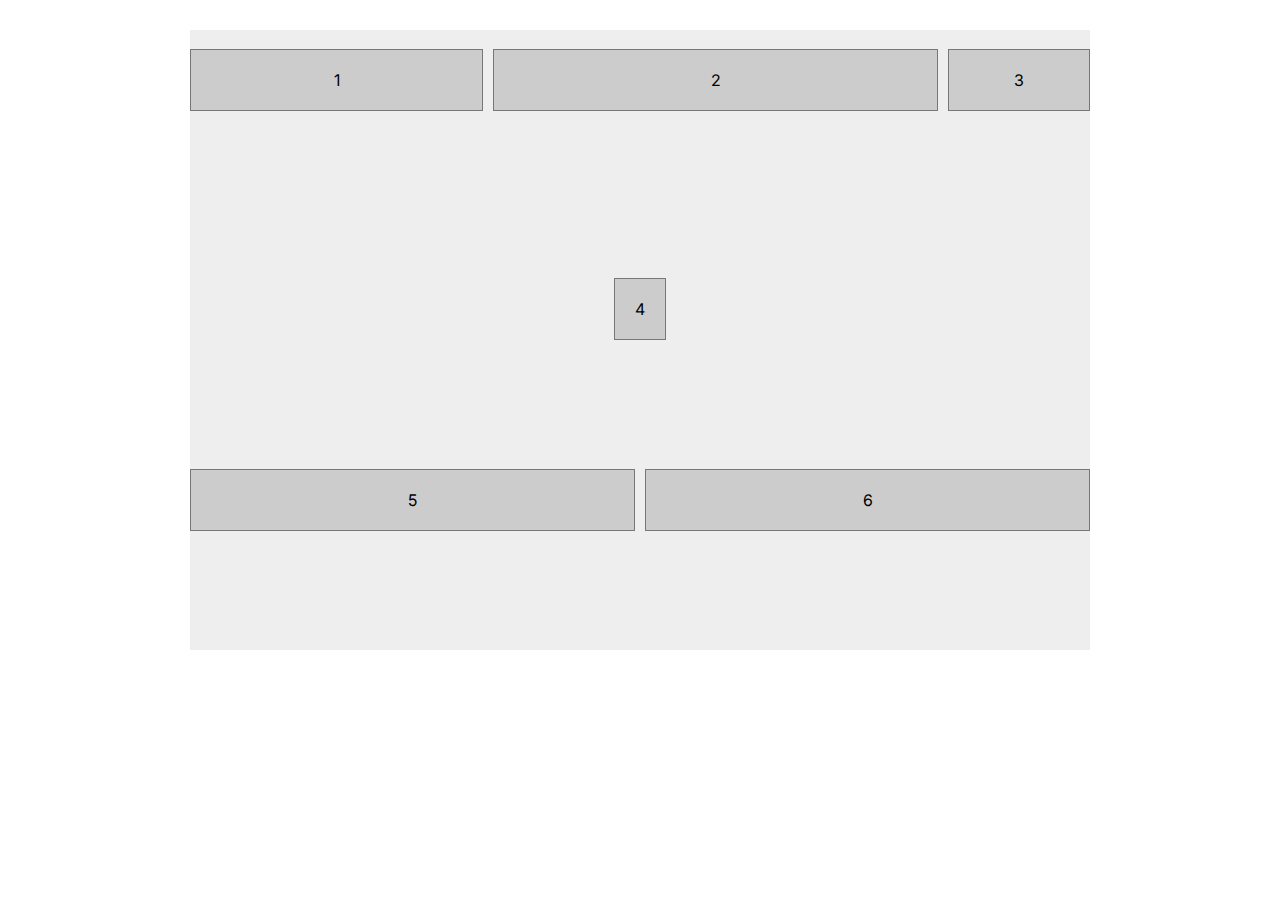
<file: basics/index.html>
<!DOCTYPE html>
<html lang="en">
<head>
	<meta charset="UTF-8">
	<title>CSS Grid basics</title>
	<link rel="stylesheet" href="style.css">
</head>
<body>
<main class="grid-container">
	<div>1</div>
	<div>2</div>
	<div>3</div>
	<div>4</div>
	<div>5</div>
	<div>6</div>
</main>
</body>
</html>
</file>
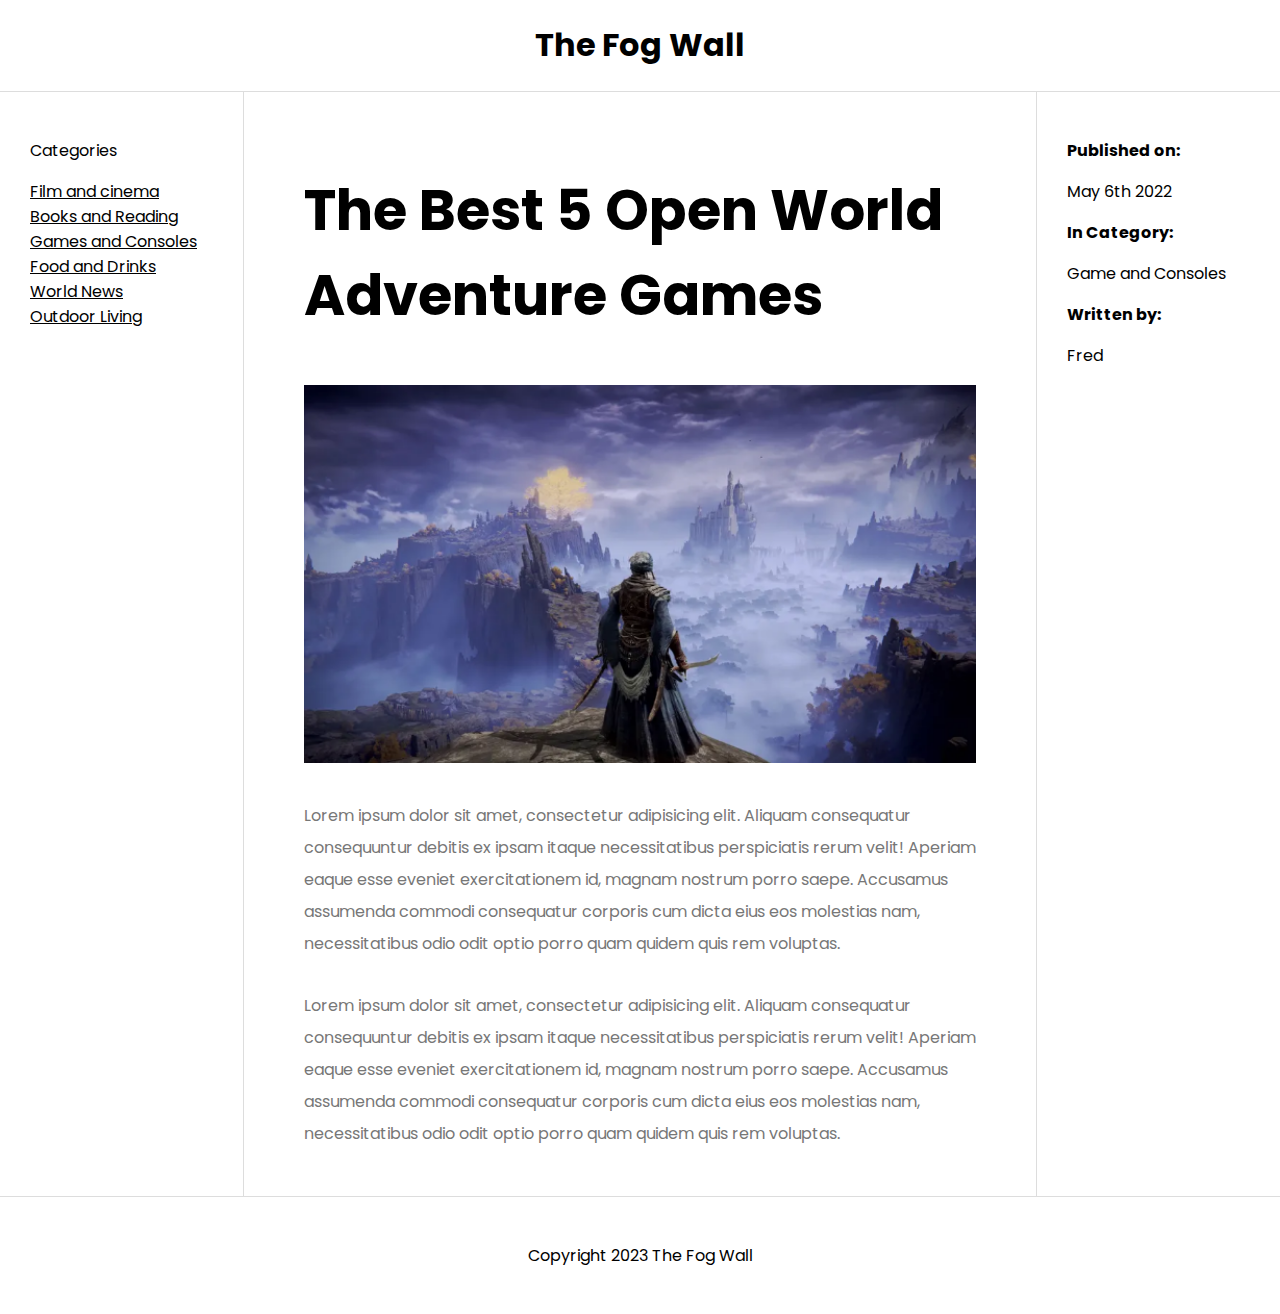
<file: holy-gray/index.html>
<!doctype html>
<html lang="en">
<head>
	<meta charset="UTF-8">
	<meta name="viewport"
	      content="width=device-width, user-scalable=no, initial-scale=1.0, maximum-scale=1.0, minimum-scale=1.0">
	<meta http-equiv="X-UA-Compatible" content="ie=edge">
	<link rel="stylesheet" href="style.css">
	<title>Holly Grail layout</title>
</head>
<body>
<section class="grid-container">
	<header>
		<h1>The Fog Wall</h1>
	</header>
	<nav>
		<p>Categories</p>
		<ul>
			<li>Film and cinema</li>
			<li>Books and Reading</li>
			<li>Games and Consoles</li>
			<li>Food and Drinks</li>
			<li>World News</li>
			<li>Outdoor Living</li>
		</ul>
	</nav>
	<article>
		<h2>The Best 5 Open World Adventure Games</h2>
		<img src="img/banner.png" alt="Article banner">
		<p>Lorem ipsum dolor sit amet, consectetur adipisicing elit. Aliquam consequatur consequuntur debitis ex ipsam
			itaque necessitatibus perspiciatis rerum velit! Aperiam eaque esse eveniet exercitationem id, magnam nostrum
			porro saepe. Accusamus assumenda commodi consequatur corporis cum dicta eius eos molestias nam,
			necessitatibus odio odit optio porro quam quidem quis rem voluptas.</p>
		<p>Lorem ipsum dolor sit amet, consectetur adipisicing elit. Aliquam consequatur consequuntur debitis ex ipsam
			itaque necessitatibus perspiciatis rerum velit! Aperiam eaque esse eveniet exercitationem id, magnam nostrum
			porro saepe. Accusamus assumenda commodi consequatur corporis cum dicta eius eos molestias nam,
			necessitatibus odio odit optio porro quam quidem quis rem voluptas.</p>
	</article>
	<aside>
		<ul>
			<li>
				<p><strong>Published on:</strong></p>
				<p>May 6th 2022</p>
			</li>
			<li>
				<p><strong>In Category:</strong></p>
				<p>Game and Consoles</p>
			</li>
			<li>
				<p><strong>Written by:</strong></p>
				<p>Fred</p>
			</li>
		</ul>
	</aside>
	<footer>
		<p>Copyright 2023 The Fog Wall</p>
	</footer>
</section>
</body>
</html>
</file>
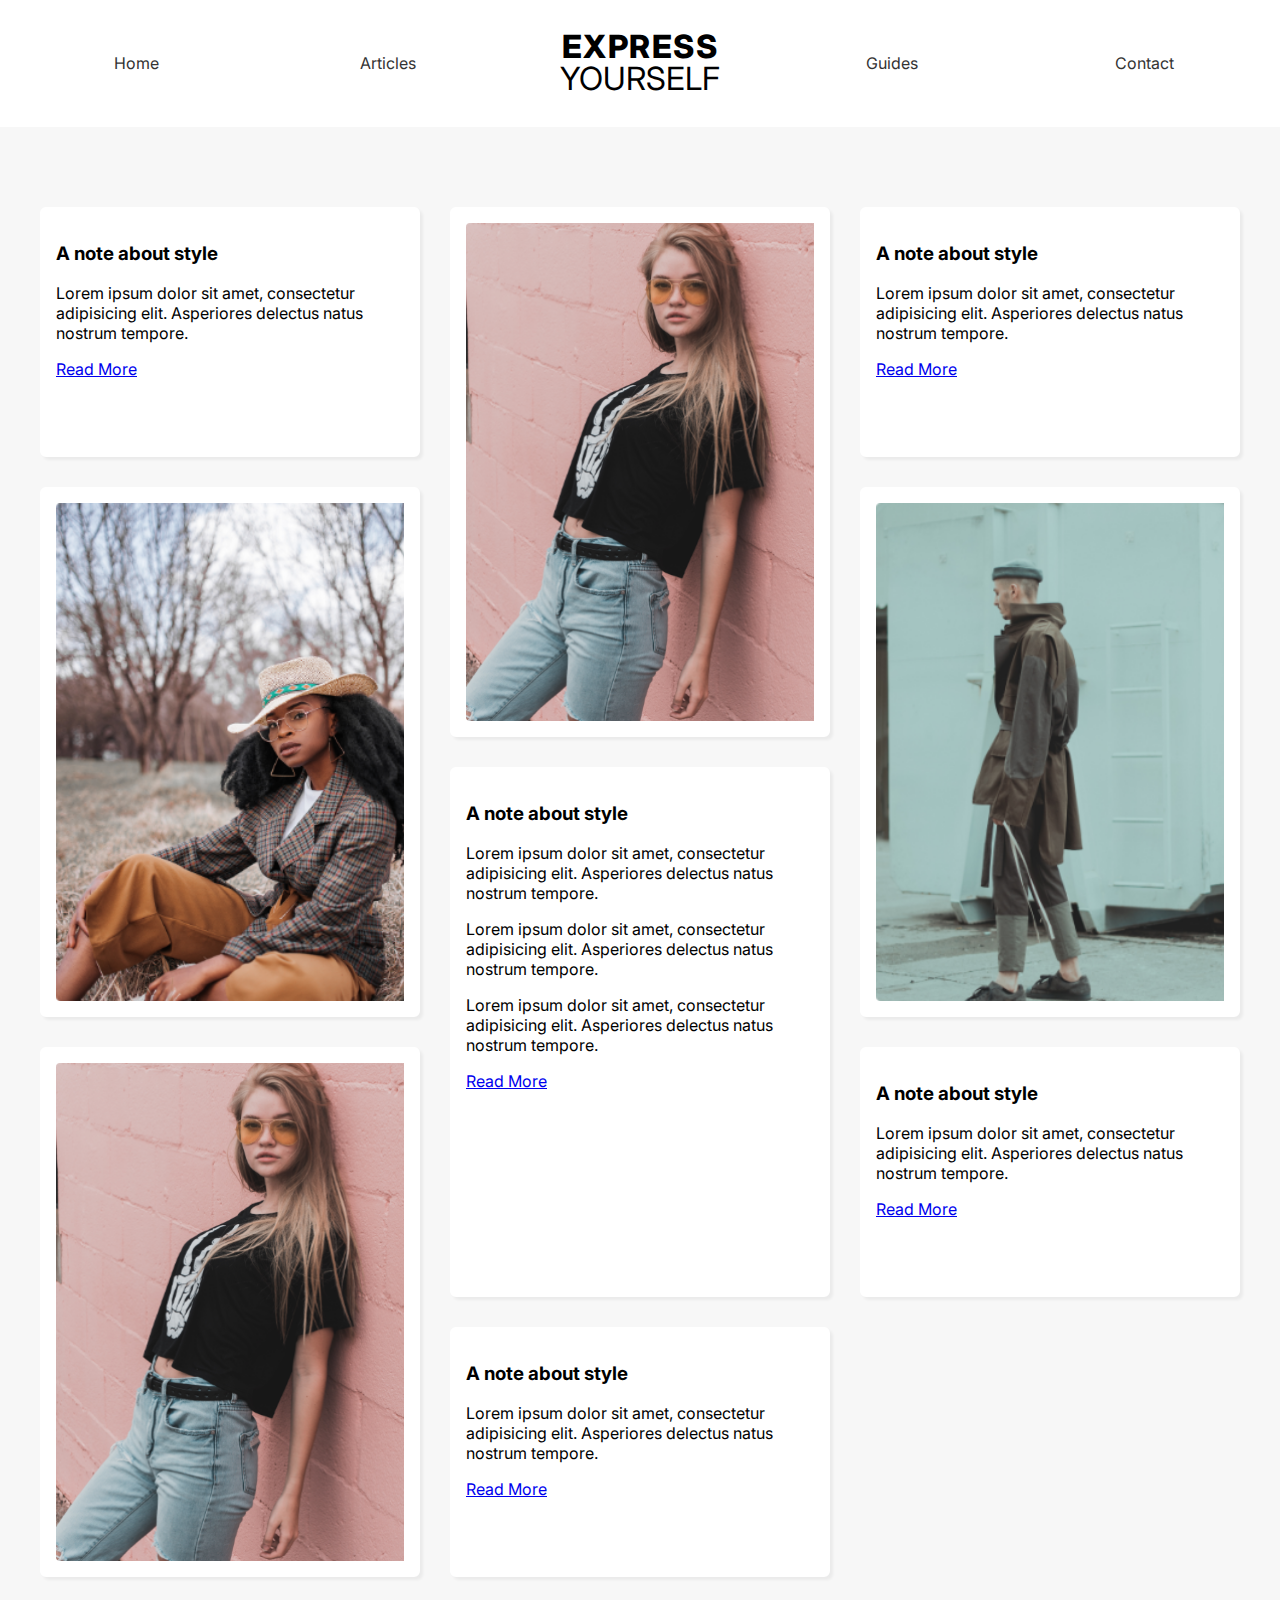
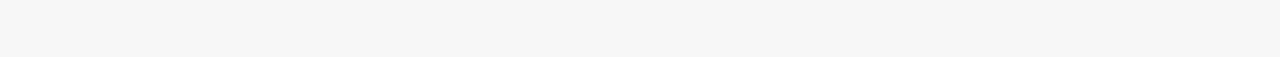
<file: masonry/index.html>
<!doctype html>
<html lang="en">
<head>
	<meta charset="UTF-8">
	<meta name="viewport"
	      content="width=device-width, user-scalable=no, initial-scale=1.0, maximum-scale=1.0, minimum-scale=1.0">
	<meta http-equiv="X-UA-Compatible" content="ie=edge">
	<link rel="stylesheet" href="style.css">
	<title>Masonry - Grid</title>
</head>
<body>
<header>
	<nav>
		<a href="/">Home</a>
		<a href="">Articles</a>
		<h1>
			<div>Express</div>
			<div>Yourself</div>
		</h1>
		<a href="/">Guides</a>
		<a href="/">Contact</a>
	</nav>
</header>
<main>
	<div class="short">
		<h3>A note about style</h3>
		<p>Lorem ipsum dolor sit amet, consectetur adipisicing elit. Asperiores delectus natus nostrum tempore.</p>
		<a href="/">Read More</a>
	</div>
	<div class="tall">
		<img src="img/1.png" alt="image">
	</div>
	<div class="short">
		<h3>A note about style</h3>
		<p>Lorem ipsum dolor sit amet, consectetur adipisicing elit. Asperiores delectus natus nostrum tempore.</p>
		<a href="/">Read More</a>
	</div>
	<div class="tall">
		<img src="img/2.png" alt="model">
	</div>
	<div class="tall">
		<img src="img/3.png" alt="model">
	</div>
	<div class="tall">
		<h3>A note about style</h3>
		<p>Lorem ipsum dolor sit amet, consectetur adipisicing elit. Asperiores delectus natus nostrum tempore.</p>
		<p>Lorem ipsum dolor sit amet, consectetur adipisicing elit. Asperiores delectus natus nostrum tempore.</p>
		<p>Lorem ipsum dolor sit amet, consectetur adipisicing elit. Asperiores delectus natus nostrum tempore.</p>
		<a href="/">Read More</a>
	</div>
	<div class="tall">
		<img src="img/1.png" alt="image">
	</div>
	<div class="short">
		<h3>A note about style</h3>
		<p>Lorem ipsum dolor sit amet, consectetur adipisicing elit. Asperiores delectus natus nostrum tempore.</p>
		<a href="/">Read More</a>
	</div>
	<div class="short">
		<h3>A note about style</h3>
		<p>Lorem ipsum dolor sit amet, consectetur adipisicing elit. Asperiores delectus natus nostrum tempore.</p>
		<a href="/">Read More</a>
	</div>
</main>

</body>
</html>
</file>
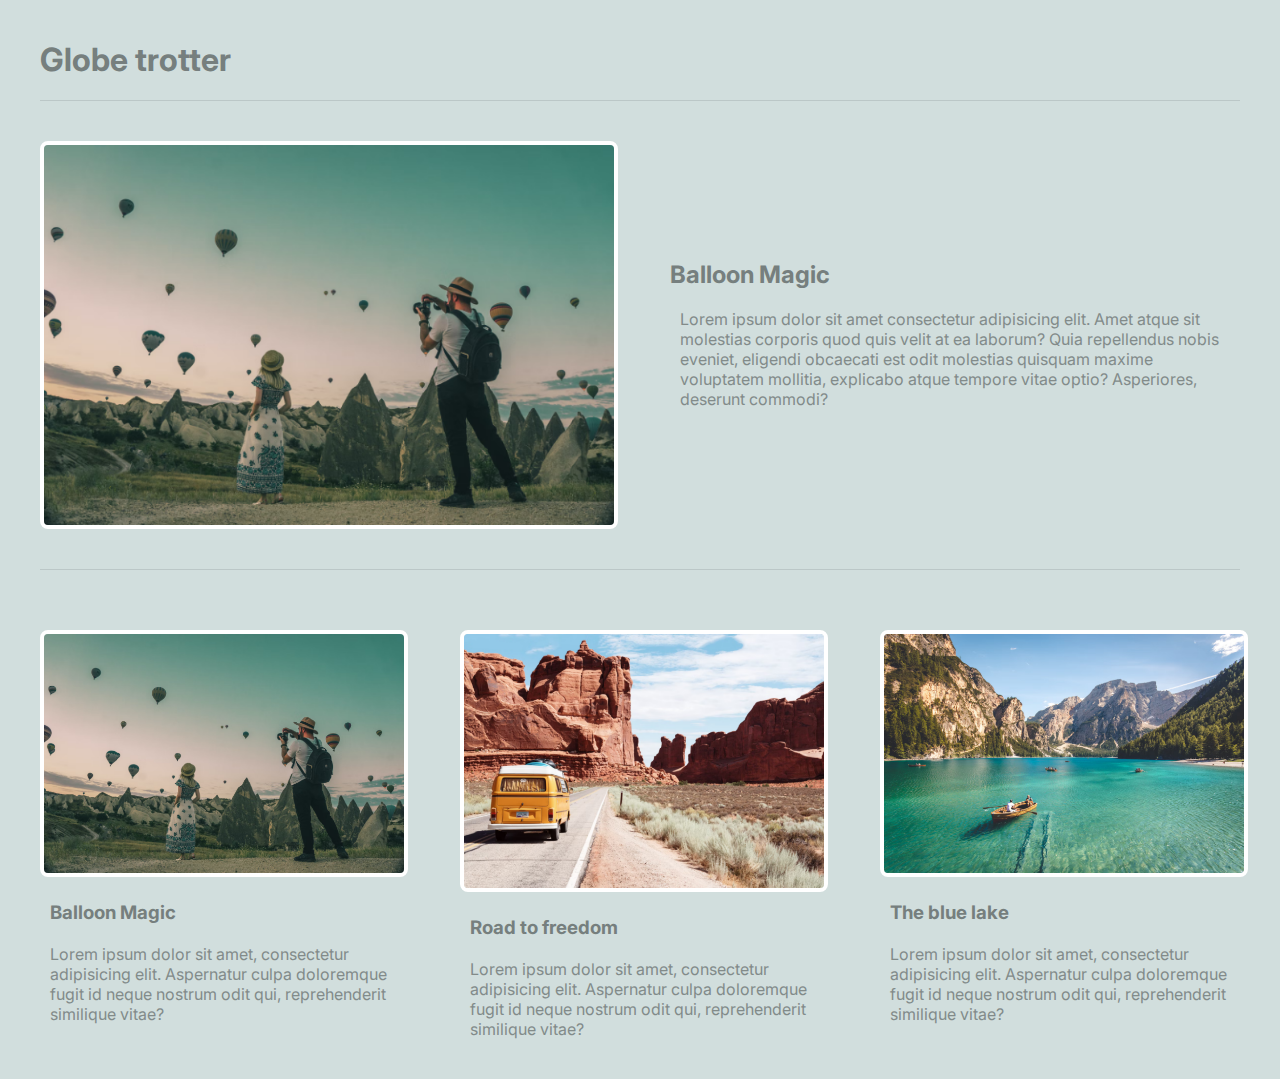
<file: multi-column-blog/index.html>
<!doctype html>
<html lang="en">
<head>
	<meta charset="UTF-8">
	<meta name="viewport"
	      content="width=device-width, user-scalable=no, initial-scale=1.0, maximum-scale=1.0, minimum-scale=1.0">
	<meta http-equiv="X-UA-Compatible" content="ie=edge">
	<!--	Css stylesheet -->
	<link rel="stylesheet" href="style.css">
	<title>Multi column Blog</title>
</head>
<body>
<header>
	<h1>Globe trotter</h1>
</header>
<main class="grid-container">
	<article class="featured">
		<img src="images/1.png" alt="featured blog image">
		<div>
			<h2>Balloon Magic</h2>
			<p>Lorem ipsum dolor sit amet consectetur adipisicing elit. Amet atque sit molestias corporis quod quis
				velit at ea laborum? Quia repellendus nobis eveniet, eligendi obcaecati est odit molestias quisquam
				maxime voluptatem mollitia, explicabo atque tempore vitae optio? Asperiores, deserunt commodi?</p>
		</div>
	</article>
	<article>
		<img src="images/1.png" alt="featured blog image">
		<div>
			<h3>Balloon Magic</h3>
			<p>Lorem ipsum dolor sit amet, consectetur adipisicing elit. Aspernatur culpa doloremque fugit id neque
				nostrum odit qui, reprehenderit similique vitae?</p>
		</div>
	</article>
	<article>
		<img src="images/2.png" alt="featured blog image">
		<div>
			<h3>Road to freedom</h3>
			<p>Lorem ipsum dolor sit amet, consectetur adipisicing elit. Aspernatur culpa doloremque fugit id neque
				nostrum odit qui, reprehenderit similique vitae?</p>
		</div>
	</article>
	<article>
		<img src="images/3.png" alt="featured blog image">
		<div>
			<h3>The blue lake</h3>
			<p>Lorem ipsum dolor sit amet, consectetur adipisicing elit. Aspernatur culpa doloremque fugit id neque
				nostrum odit qui, reprehenderit similique vitae?</p>
		</div>
	</article>
</main>
</body>
</html>
</file>
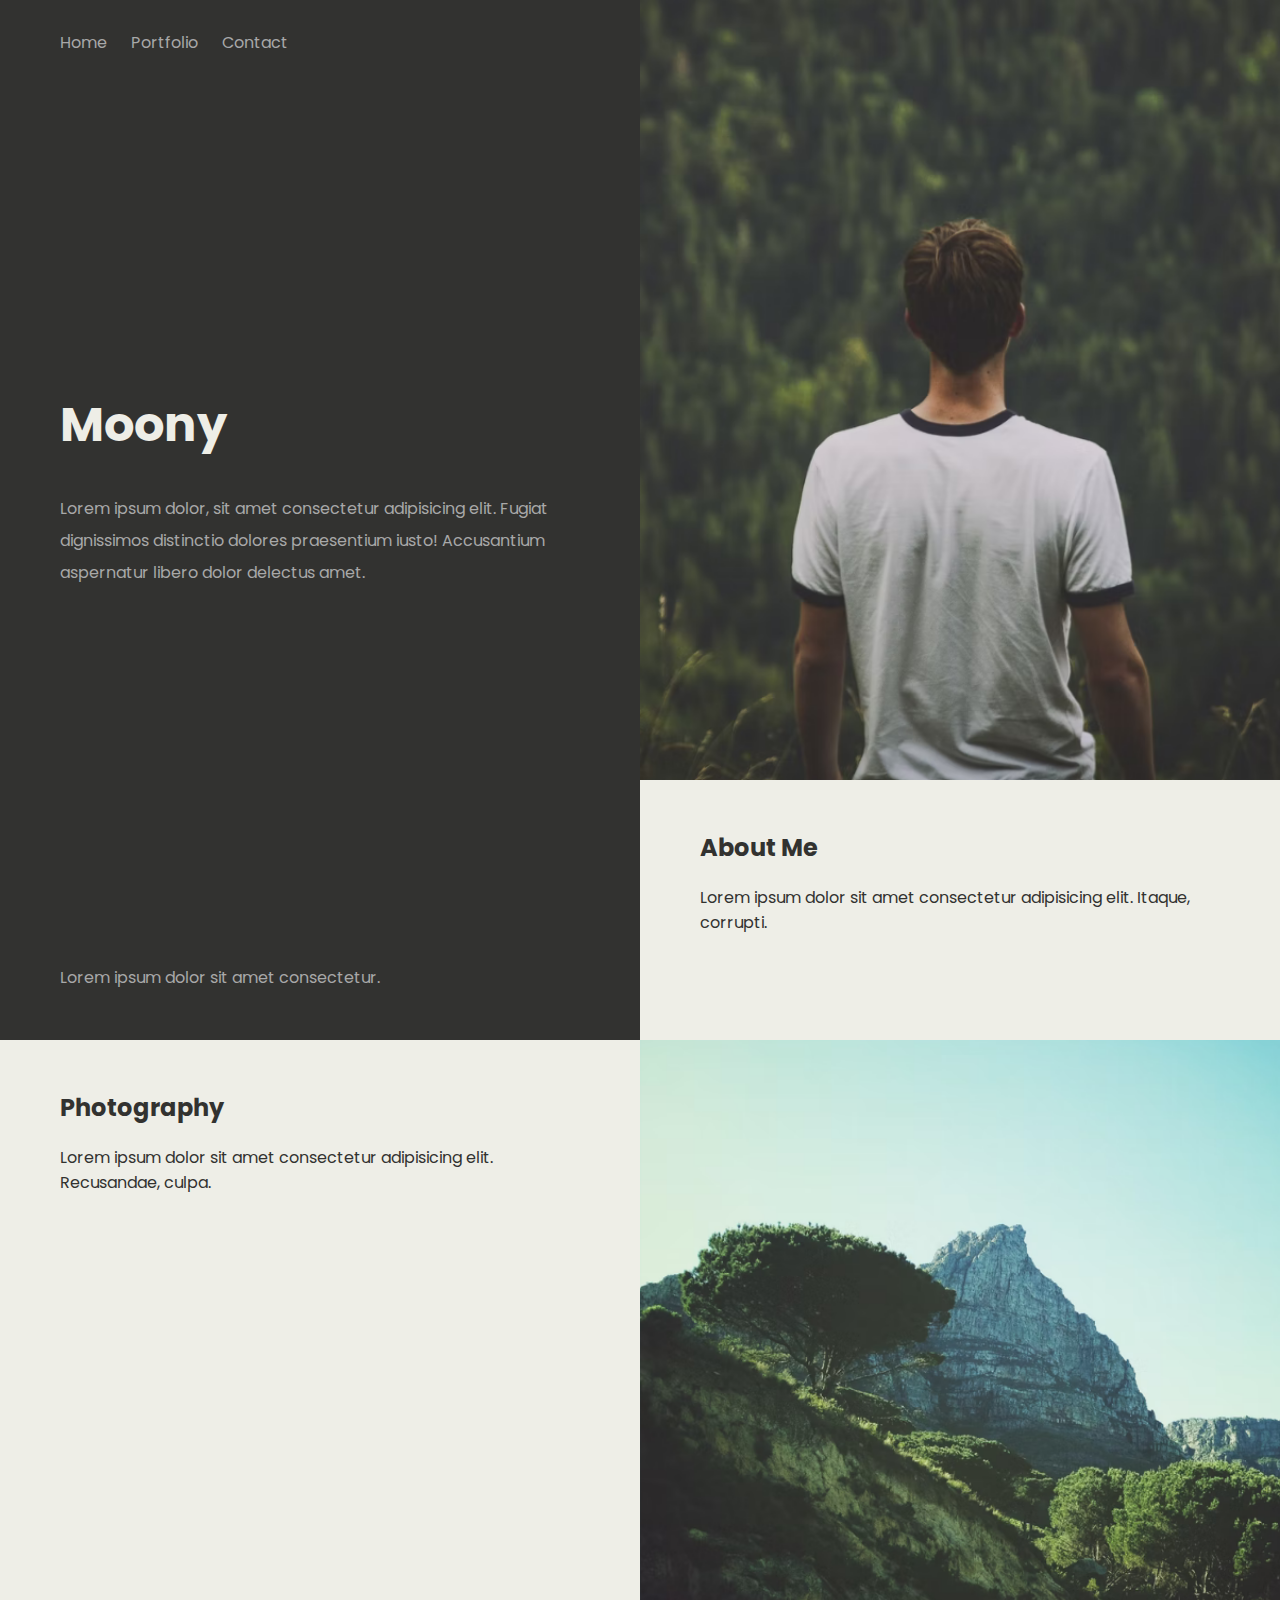
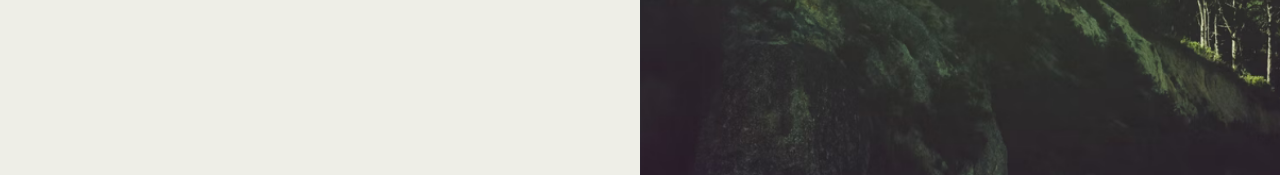
<file: portfolio/index.html>
<!doctype html>
<html lang="en">
<head>
	<meta charset="UTF-8">
	<meta name="viewport"
	      content="width=device-width, user-scalable=no, initial-scale=1.0, maximum-scale=1.0, minimum-scale=1.0">
	<meta http-equiv="X-UA-Compatible" content="ie=edge">
	<link rel="stylesheet" href="style.css">
	<title>Portfolio</title>
</head>
<body>
<main>
	<div class="panel welcome">
		<nav>
			<a href="">Home</a>
			<a href="">Portfolio</a>
			<a href="">Contact</a>
		</nav>
		<div>
			<h1>Moony</h1>
			<p>Lorem ipsum dolor, sit amet consectetur adipisicing elit. Fugiat dignissimos distinctio dolores
				praesentium iusto! Accusantium aspernatur libero dolor delectus amet.</p>
		</div>
		<footer>
			<p>Lorem ipsum dolor sit amet consectetur.</p>
		</footer>
	</div>
	<div class="panel about">
		<img src="img/1.png" alt="main pic">
		<div class="text">
			<h2>About Me</h2>
			<p>Lorem ipsum dolor sit amet consectetur adipisicing elit. Itaque, corrupti.</p>
		</div>
	</div>
	<div class="panel photos">
		<div class="text">
			<h2>Photography</h2>
			<p>Lorem ipsum dolor sit amet consectetur adipisicing elit. Recusandae, culpa.</p>
		</div>
		<img src="img/2.png" alt="landscape pic">
	</div>
</main>
</body>
</html>
</file>
<file: basics/style.css>
@import url('https://fonts.googleapis.com/css2?family=Inter:wght@200;400;500;600;800&display=swap');


body {
	font-family: 'Inter', sans-serif;
	margin: 30px;
}

.grid-container {
	max-width: 900px;
	margin: 0 auto;
	background-color: #eeeeee;

	display: grid;
	grid-template-columns: repeat(6, 1fr);
	grid-template-rows: 100px 200px 300px;
	grid-gap: 10px;
	justify-items: stretch;
	align-items: center;
}

.grid-container > div {
	background-color: #cccccc;
	text-align: center;
	padding: 20px;
	border: 1px solid #777777;
}

.grid-container > div:nth-child(1) {
	grid-column: 1 / span 2;
}

.grid-container > div:nth-child(2) {
	grid-column: span 3;
}

.grid-container > div:nth-child(3) {
	grid-column: span 1;
}

.grid-container > div:nth-child(4) {
	grid-column: 2 / 6;
	align-self: end;
	justify-self: center;
}

.grid-container > div:nth-child(5) {
	grid-column: span 3;
}

.grid-container > div:nth-child(6) {
	grid-column: span 3;
}
</file>
<file: holy-gray/style.css>
@import url('https://fonts.googleapis.com/css2?family=Poppins:wght@200;400;500;600;800&display=swap');

body {
	margin: 0;
	font-family: 'Poppins', sans-serif;
}

ul, li {
	padding: 0;
	list-style-type: none;
}

.grid-container {
	display: grid;
	grid-template-columns: 1fr 3fr 1fr;
	column-gap: 30px;
}

header {
	grid-column: span 3;
	text-align: center;
	border-bottom: 1px solid #dddddd;
}

nav {
	padding: 30px;
	border-right: 1px solid #dddddd;
}

nav li {
	text-decoration: underline;
}

article {
	padding: 30px;
}

article h2 {
	font-size: 3.5em;
	max-width: 800px;
}

article img {
	width: 100%;
}

article p {
	margin-top: 30px;
	line-height: 2em;
	color: #777777;
}

aside {
	padding: 30px;
	border-left: 1px solid #dddddd;
}

footer {
	grid-column: span 3;
	text-align: center;
	border-top: 1px solid #dddddd;
	padding: 30px;
}

/* responsive */
@media screen and (max-width: 1200px) {
	nav {
		grid-column: span 3;
		border-right: 0;
		border-bottom: 1px solid #dddddd;
	}

	nav li {
		display: inline-block;
		margin-right: 10px;
	}

	article {
		grid-column: span 2;
	}

	aside {
		padding: 16px;
	}
}

@media screen and (max-width: 980px) {
	nav, article, aside {
		grid-column: span 3;
	}

	aside {
		border-left: 0;
		border-top: 1px solid #dddddd;
	}

	article h2 {
		font-size: 2.5em;
	}
}
</file>
<file: masonry/style.css>
@import url('https://fonts.googleapis.com/css2?family=Inter:wght@200;400;500;600;800&display=swap');

body {
	margin: 0;
	font-family: 'Inter', sans-serif;
	background-color: #f7f7f7;
}

header {
	background-color: #ffffff;
	padding: 10px;
}

header nav {
	max-width: 1400px;
	margin: 0 auto;
	text-align: center;

	display: grid;
	grid-template-columns: repeat(5, 1fr);
	align-items: center;
}

header nav a {
	text-decoration: none;
	color: #333333;
}

header nav h1 {
	text-transform: uppercase;
	line-height: 1em;
}

header nav h1 div:first-child {
	font-weight: 800;
	letter-spacing: 1.5px;
}

header nav h1 div:last-child {
	font-weight: 400;
}

main {
	max-width: 1200px;
	margin: 60px auto;
	padding: 20px;

	display: grid;
	grid-template-columns: 1fr 1fr 1fr;
	grid-auto-rows: 250px;
	gap: 30px;
}

main div {
	overflow: hidden;
	background-color: #ffffff;
	border-radius: 6px;
	border: 16px solid #ffffff;
	box-shadow: 3px 3px 3px rgba(0, 0, 0, 0.05);
}

main img {
	min-width: 100%;
	height: 100%;
}

main .short {
	grid-row: span 1;
}

main .tall {
	grid-row: span 2;
}


/* responsive */

@media screen and (max-width: 960px) {
	main {
		grid-template-columns: 1fr 1fr;
	}
}

@media screen and (max-width: 620px) {
	main {
		grid-template-columns: 1fr;
		max-width: 400px;
		margin: 20px auto;
	}

	header nav {
		grid-template-columns: repeat(4, 1fr);
	}

	nav h1 {
		grid-column: 1 / span 4;
		grid-row: 1;
	}
}
</file>
<file: multi-column-blog/style.css>
@import url('https://fonts.googleapis.com/css2?family=Inter:wght@200;400;500;600;800&display=swap');

body {
	margin: 20px;
	font-family: 'Inter', sans-serif;
	background-color: #d1dedd;
}

ul, li {
	padding: 0;
	list-style-type: none;
}

h1, h2, h3 {
	color: #767f7e;
}

p {
	color: #828b8a;
}

header {
	max-width: 1200px;
	margin: 40px auto;
	border-bottom: 1px solid #bbc7c7;
}

.grid-container {
	max-width: 1200px;
	margin: 20px auto;

	display: grid;
	grid-template-columns: 1fr 1fr 1fr;
	gap: 60px;
}

article.featured {
	grid-column: span 3;
	border-bottom: 1px solid #bbc7c7;
	padding-bottom: 40px;

	display: grid;
	grid-template-columns: 1fr 1fr;
	gap: 60px;
	align-items: center;
}

article img, article.featured img {
	width: 100%;
	border: 4px solid white;
	border-radius: 8px;
}

article p, article h3 {
	margin: 20px 10px;
}

/* responsive */
@media screen and (max-width: 980px) {
	article {
		grid-column: span 3;
		display: grid;
		grid-template-columns: 1fr 1fr;
		gap: 60px;
		align-items: center;
	}
}

@media screen and (max-width: 760px) {
	article, article.featured {
		display: block;
		margin: 0 20px;
	}
}
</file>
<file: portfolio/style.css>
@import url('https://fonts.googleapis.com/css2?family=Poppins:wght@200;400;500;600;800&display=swap');

body {
	margin: 0;
	font-family: 'Poppins', sans-serif;
}

main {
	display: grid;
	grid-template-columns: 1.2fr 1fr 1fr;
	min-height: 100%;
}

.panel {
	display: grid;
	grid-template-columns: 1fr;
}

.panel .text {
	background: #eeeee7;
	color: #323230;
	padding: 30px 60px;
}

/* welcome panel */
.panel.welcome {
	background: #323230;
	padding: 30px 60px;
	grid-auto-rows: 1fr;
}

.panel.welcome nav a {
	color: #a8a8a8;
	text-decoration: none;
	margin-right: 20px;
}

.panel.welcome p {
	color: #a8a8a8;
	max-width: 540px;
	line-height: 2em;
}

.panel.welcome h1 {
	color: #eeeee7;
	font-size: 3em;
}

.panel.welcome footer {
	align-self: end;
}

/* about panel */
.panel.about {
	grid-template-rows: 3fr 1fr;
	overflow: hidden;
}

.panel.about img {
	min-height: 100%;
	min-width: 100%;
}

/* photos panel */
.panel.photos {
	grid-template-rows: 1fr 3fr;
	overflow: hidden;
}

.panel.photos img {
	min-height: 100%;
	min-width: 100%;
}

/* responsive */
@media screen and (max-width: 1400px) {
	main {
		grid-template-columns: 1fr 1fr;
	}

	.panel.photos {
		grid-column: span 2;
		grid-template-columns: 1fr 1fr;
		grid-template-rows: 1fr;
	}
}

@media screen and (max-width: 960px) {
	main {
		grid-template-columns: 1fr;
		grid-template-rows: 500px 400px 400px;
	}

	.panel.about {
		grid-column: span 2;
		grid-template-columns: 1fr 1fr;
		grid-template-rows: 1fr;
	}

	.panel img {
		width: 100%;
	}
}

@media screen and (max-width: 680px) {
	main {
		grid-template-rows: 700px 600px 600px;
	}

	.panel.about, .panel.photos {
		grid-column: span 1;
		grid-template-columns: 1fr;
		grid-template-rows: 1fr 1fr;
		border-bottom: 1px solid #dcdcd0;
	}

	.panel img {
		width: 100%;
	}
}
</file>
